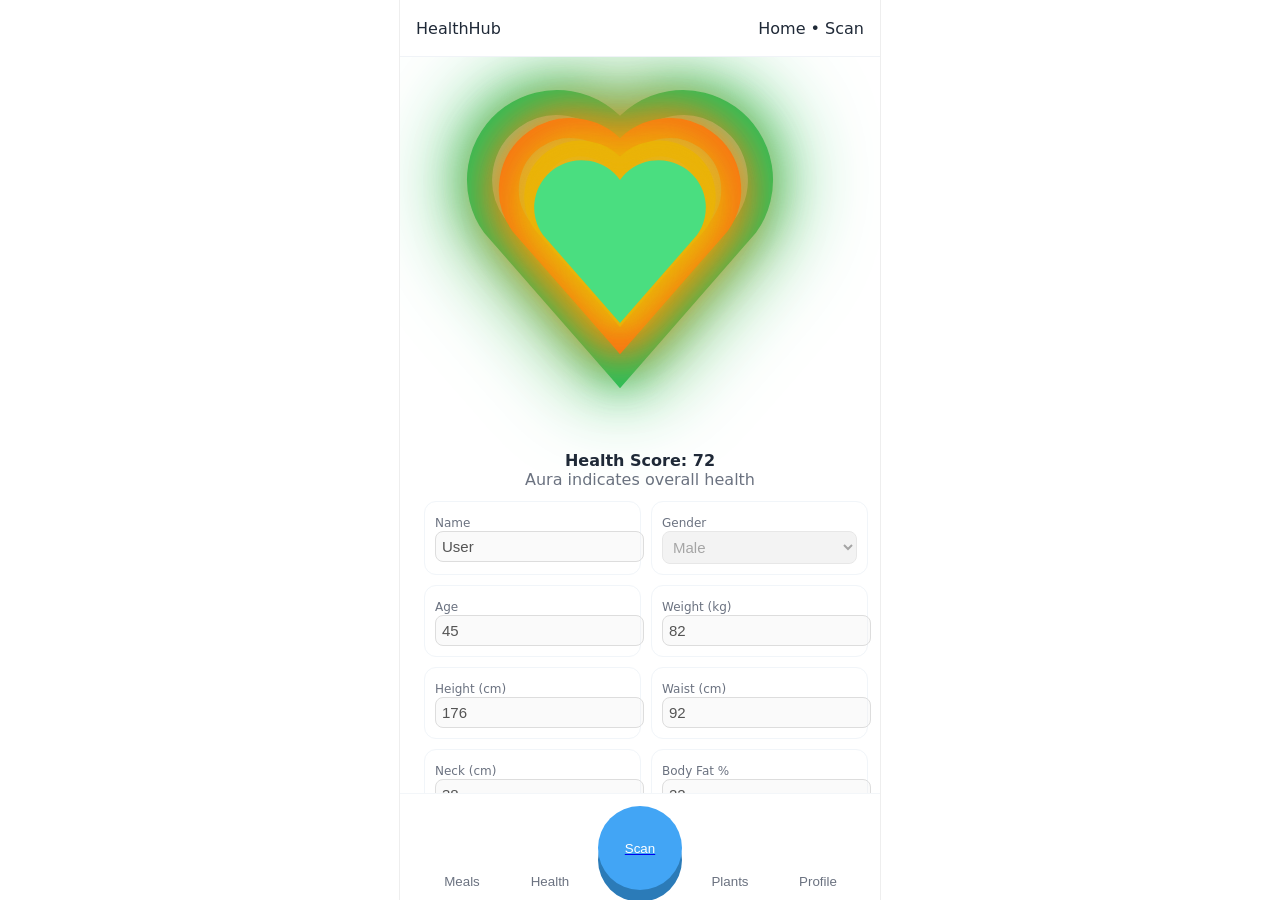
<file: index.html>
<!DOCTYPE html>
<html lang="en">
<head>
<meta charset="utf-8" />
<meta name="viewport" content="width=device-width,initial-scale=1" />
<title>HealthHub — Dashboard</title>

<style>
:root{
  --accent:#42a5f5;
  --accent-dark:#2b7bb8;
  --bg:#ffffff;
  --text:#1f2937;
  --muted:#6b7280;
}

html,body{
  height:100%;margin:0;
  font-family:Inter,system-ui,Segoe UI,Roboto,Arial;
  background:#fff;color:var(--text);
}

.app{
  display:flex;flex-direction:column;
  height:100vh;max-width:480px;margin:0 auto;
  border-left:1px solid #eee;border-right:1px solid #eee;
}

.topbar{
  height:56px;display:flex;align-items:center;
  justify-content:space-between;padding:0 16px;
  border-bottom:1px solid #f0f3f7;background:#fff;
}

.content{flex:1;overflow:auto;padding:18px;}
.tab{display:none;opacity:0;transition:opacity .25s;}
.tab.active{display:block;opacity:1;}

/* ------------------ AURA HEART RINGS ------------------ */
.aura-wrap-new{
  position:relative;
  width:340px;
  height:320px;
  margin:0 auto;
  margin-top:10px;
}

.ring-bp  { transform: scale(0.75); }
.ring-chol{ transform: scale(0.95); }
.ring-food{ transform: scale(1.20); }

.heart-ring{
  position:absolute;
  top:0; left:0;
  width:300px;
  height:280px;
}

.heart-path{
  fill:none;
  stroke-width:14px;
  stroke-linecap:round;
  stroke:#cccccc;
  filter: drop-shadow(0 0 12px currentColor)
          drop-shadow(0 0 24px currentColor);
}

.center-heart{
  position:absolute;
  top:40px; left:40px;
  width:220px; height:220px;
}

.center-heart .heart-fill{
  fill:#4ade80;
  filter: drop-shadow(0 0 10px #4ade80)
          drop-shadow(0 0 20px #4ade80);
  animation:heartPulse 1.8s infinite ease-in-out;
}

@keyframes pulseBP{
  0%{stroke-width:14px;}
  50%{stroke-width:18px;}
  100%{stroke-width:14px;}
}
@keyframes pulseChol{
  0%{stroke-width:14px;}
  50%{stroke-width:17px;}
  100%{stroke-width:14px;}
}
@keyframes pulseFood{
  0%{stroke-width:14px;}
  50%{stroke-width:16px;}
  100%{stroke-width:14px;}
}

.ring-bp   .heart-path{ animation:pulseBP 2s infinite ease-in-out; }
.ring-chol .heart-path{ animation:pulseChol 2.4s infinite ease-in-out; }
.ring-food .heart-path{ animation:pulseFood 3s infinite ease-in-out; }

/* PROFILE FIELDS */
.profile-fields{
  width:100%;padding:12px 6px;
  display:grid;grid-template-columns:repeat(2,1fr);gap:10px;
}

.field{
  background:#fff;border-radius:12px;padding:10px;
  border:1px solid #f1f5f9;
}

.field label{font-size:12px;color:var(--muted);}
.field input,.field select{
  width:100%;padding:6px;border-radius:8px;
  border:1px solid #ddd;font-size:15px;
}

.value{font-weight:700;font-size:16px;}

.btn-3d{
  background:var(--accent);color:#fff;padding:12px 18px;
  border-radius:12px;border:none;font-weight:700;
  box-shadow:0 8px 0 var(--accent-dark);
}

.section-card{
  background:#fff;border-radius:12px;padding:14px;margin-bottom:12px;
  border:1px solid #f1f5f9;
}

/* BMI BADGE */
.bmi-badge {
  display:inline-block;
  padding:6px 12px;
  margin-top:6px;
  border-radius:20px;
  font-weight:700;
  color:white;
  background:#28a745;
}
.bmi-underweight { background:#1e90ff; }
.bmi-healthy { background:#28a745; }
.bmi-overweight { background:#ffc107; color:black; }
.bmi-obese { background:#dc3545; }

/* Bottom navigation */
.bottom-nav{
  height:86px;padding:10px 18px;display:flex;
  align-items:flex-end;justify-content:space-between;
  border-top:1px solid #f3f6f9;
  background:linear-gradient(180deg,rgba(255,255,255,0.9),#fff);
}

.nav-btn{
  flex:1;display:flex;flex-direction:column;
  align-items:center;background:none;border:none;
  color:var(--muted);
}

.nav-btn.active{color:var(--accent);font-weight:700;}

.center-wrap{flex:0 0 92px;display:flex;justify-content:center;margin-top:-28px;}
.scan-btn{
  width:84px;height:84px;border-radius:50%;
  background:var(--accent);color:#fff;border:none;
  display:flex;align-items:center;justify-content:center;
  box-shadow:0 12px 0 var(--accent-dark);
}

.muted{color:var(--muted);}
svg { overflow: visible !important; }
</style>
</head>
<body>
<div class="app">

  <div class="topbar">
    <div class="brand">HealthHub</div>
    <div class="links">Home • Scan</div>
  </div>

  <main class="content">

    <!-- PROFILE TAB -->
    <section id="tab-profile" class="tab active">
      <div class="profile-hero">

        <!-- AURA -->
        <div class="aura-wrap-new">

          <!-- FOOD RING -->
          <svg class="heart-ring ring-food" viewBox="0 0 200 180">
            <path class="heart-path"
              d="M100 170 L30 90 A40 40 0 1 1 100 40 A40 40 0 1 1 170 90 Z"/>
          </svg>

          <!-- CHOLESTEROL RING -->
          <svg class="heart-ring ring-chol" viewBox="0 0 200 180">
            <path class="heart-path"
              d="M100 170 L30 90 A40 40 0 1 1 100 40 A40 40 0 1 1 170 90 Z"/>
          </svg>

          <!-- BLOOD PRESSURE RING -->
          <svg class="heart-ring ring-bp" viewBox="0 0 200 180">
            <path class="heart-path"
              d="M100 170 L30 90 A40 40 0 1 1 100 40 A40 40 0 1 1 170 90 Z"/>
          </svg>

          <!-- CENTER HEART -->
          <svg class="center-heart" viewBox="0 0 200 180">
            <path class="heart-fill"
              d="M100 170 L30 90 A40 40 0 1 1 100 40 A40 40 0 1 1 170 90 Z"/>
          </svg>

        </div>

        <div style="text-align:center;">
          <div id="health-label" style="font-weight:800;font-size:16px;margin-top:28px;position:relative;top:18px;margin-bottom:18px;">
            Health Score: <span id="health-score">72</span>
          </div>
          <div class="muted">Aura indicates overall health</div>
        </div>
      </div>

      <!-- PROFILE FIELDS -->
      <div class="profile-fields">

        <div class="field">
          <label>Name</label>
          <input id="name" type="text" value="User" disabled>
        </div>

        <div class="field">
          <label>Gender</label>
          <select id="gender" disabled onchange="toggleHip()">
            <option value="male" selected>Male</option>
            <option value="female">Female</option>
          </select>
        </div>

        <div class="field">
          <label>Age</label>
          <input id="age" type="number" value="45" disabled>
        </div>

        <div class="field">
          <label>Weight (kg)</label>
          <input id="weight" type="number" value="82" disabled>
        </div>

        <div class="field">
          <label>Height (cm)</label>
          <input id="height" type="number" value="176" disabled>
        </div>

        <div class="field">
          <label>Waist (cm)</label>
          <input id="waist" type="number" value="92" disabled>
        </div>

        <div class="field">
          <label>Neck (cm)</label>
          <input id="neck" type="number" value="38" disabled>
        </div>

        <div class="field" id="hip-field">
          <label>Hip (cm) — women only</label>
          <input id="hip" type="number" value="95" disabled>
        </div>

        <div class="field">
          <label>Body Fat %</label>
          <input id="bodyfat" type="number" value="22" disabled>
        </div>

        <div class="field">
          <button id="calc-fat-btn" class="btn-3d" disabled onclick="autoCalcBodyFat()">
            Calculate automatically
          </button>
        </div>

        <div class="field">
          <label>BMI</label>
          <div id="bmiBadge" class="bmi-badge bmi-healthy">BMI: --</div>
        </div>

        <div class="field">
          <label>Ideal weight</label>
          <div class="value" id="ideal">75 kg</div>
        </div>

      </div>

      <button id="edit-btn" class="btn-3d" onclick="enableEdit()">Edit Profile</button>
      <button id="save-btn" class="btn-3d" onclick="saveProfile()" style="display:none;">Save</button>

    </section>

    <!-- SCAN TAB -->
    <section id="tab-scan" class="tab">
      <div class="section-card">
        <h3>Scan Food</h3>
        <p class="muted">Use the camera to scan food or barcode.</p>
        <div style="margin-top:12px;display:flex;gap:10px;">
          <button class="btn-3d" onclick="openFoodScanner()">Open Camera</button>
          <button class="btn-3d" onclick="onBarcode()">Scan Barcode</button>
        </div>
      </div>

      <div class="section-card">
        <h4>Last scanned</h4>
        <div id="last-scan" style="background:#fff;border-radius:12px;padding:12px;border:1px solid #f1f5f9;">
          <em>No scans yet</em>
        </div>
      </div>
    </section>

    <!-- MEALS TAB -->
    <section id="tab-meals" class="tab">
      <div class="section-card">
        <h3>Today's Meals</h3>
        <div id="meals-list" class="muted">No meals logged</div>
      </div>
      <div class="section-card">
        <h4>Weekly calories</h4>
        <div id="weekly-cal" class="muted">0 kcal</div>
      </div>
    </section>

    <!-- HEALTH TAB -->
    <section id="tab-health" class="tab">
      <div class="section-card">
        <h3>Health Overview</h3>
        <p class="muted">Cholesterol, blood pressure, plant points.</p>
        <div style="margin-top:12px;">
          <div class="muted">Cholesterol: <strong id="chol-status">OK</strong></div>
          <div class="muted">Blood pressure: <strong id="bp-status">120/78</strong></div>
          <div class="muted">Plant points: <strong id="plant-points">+12</strong></div>
        </div>
      </div>
    </section>

    <!-- PLANTS TAB -->
    <section id="tab-plants" class="tab">
      <div class="section-card">
        <h3>Plant Points</h3>
        <p class="muted">Add fruits/veg to gain points.</p>
        <div style="margin-top:12px;display:flex;gap:8px;">
          <button class="btn-3d" onclick="addPlantPoints(5)">Add Fruit +5</button>
          <button class="btn-3d" onclick="addPlantPoints(-4)">Add Junk -4</button>
        </div>
        <div style="margin-top:12px;" class="muted">Daily points: <strong id="daily-points">0</strong></div>
      </div>
    </section>

  </main>

  <!-- BOTTOM NAVIGATION -->
  <nav class="bottom-nav">
    <button class="nav-btn" id="nav-meals" onclick="switchTab('meals')">Meals</button>
    <button class="nav-btn" id="nav-health" onclick="window.location.href='health.html'">Health</button>

    <div class="center-wrap">
     <a href="scan.html">
  <button class="scan-btn" id="nav-scan">Scan</button>
</a>

    </div>

    <button class="nav-btn" id="nav-plants" onclick="switchTab('plants')">Plants</button>
    <button class="nav-btn" id="nav-profile" onclick="switchTab('profile')">Profile</button>
  </nav>

</div>
<script>
/* ---------- HEALTH REACTION ENGINE (initial state) ---------- */
let lastHealth = {
  bpSys: Number(localStorage.getItem("bpSys") || 120),
  bpDia: Number(localStorage.getItem("bpDia") || 80),
  cholTotal: Number(localStorage.getItem("cholTotal") || 5.0),
  foodQuality: (Number(localStorage.getItem("foodScore") || 60) / 100),
  score: 72
};

/* ---------- TABS ---------- */
const tabs = {
  profile: document.getElementById('tab-profile'),
  scan: document.getElementById('tab-scan'),
  meals: document.getElementById('tab-meals'),
  health: document.getElementById('tab-health'),
  plants: document.getElementById('tab-plants')
};
let currentTab = 'profile';

function switchTab(name){
  tabs[currentTab].classList.remove('active');
  tabs[name].classList.add('active');
  currentTab = name;
}

/* ---------- SHOW/HIDE HIP FIELD ---------- */
function toggleHip(){
  const gender = document.getElementById("gender").value;
  document.getElementById("hip-field").style.display =
    (gender === "female") ? "block" : "none";
}

/* ---------- FOOD SCANNER ---------- */
function openFoodScanner() {
  const input = document.createElement("input");
  input.type = "file";
  input.accept = "image/*";
  input.capture = "environment";

  input.onchange = () => {
    if (input.files && input.files[0]) {
      handleFoodImage(input.files[0]);
      switchTab('scan');
    }
  };

  input.click();
}

function handleFoodImage(file) {
  const reader = new FileReader();
  reader.onloadend = () => {
    const base64 = reader.result.split(",")[1];
    analyzeFood(base64);
  };
  reader.readAsDataURL(file);
}

async function analyzeFood(imageBase64) {
  try {
    const res = await fetch("https://food-ai-backend.vercel.app/api/scan-food", {
      method: "POST",
      headers: { "Content-Type": "application/json" },
      body: JSON.stringify({ imageBase64 })
    });

    const data = await res.json();

    document.getElementById("last-scan").innerHTML = `
      <strong>Food:</strong> ${data.name || "Unknown"}<br>
      <strong>Calories:</strong> ${data.calories || "?"}<br>
      <strong>Protein:</strong> ${data.protein || "?"} g<br>
      <strong>Carbs:</strong> ${data.carbs || "?"} g<br>
      <strong>Fat:</strong> ${data.fat || "?"} g<br>
      <strong>Description:</strong> ${data.description || "No description"}
    `;

    onFoodScanned(data);

  } catch (err) {
    document.getElementById("last-scan").innerText = "Scan failed";
  }
}

function centerScanClick(){ openFoodScanner(); }
function onBarcode(){ document.getElementById('last-scan').textContent = 'Barcode scan started...'; }

/* ---------- PLANT POINTS (BASE FUNCTION) ---------- */
let dailyPoints = 0;
function addPlantPoints(n){
  dailyPoints += n;
  document.getElementById('daily-points').textContent = dailyPoints;
}

/* ---------- BODY FAT FORMULA ---------- */
function autoCalcBodyFat() {
  const gender = document.getElementById("gender").value;
  const waist = Number(document.getElementById("waist").value);
  const neck = Number(document.getElementById("neck").value);
  const height = Number(document.getElementById("height").value);
  const hip = Number(document.getElementById("hip").value);

  if (!waist || !neck || !height) {
    alert("Enter waist, neck and height first");
    return;
  }

  let bf;

  if (gender === "male") {
    bf = 495 / (1.0324 - 0.19077 * Math.log10(waist - neck)
                + 0.15456 * Math.log10(height)) - 450;
  } else {
    if (!hip) {
      alert("Enter hip measurement for female calculation");
      return;
    }
    bf = 495 / (1.29579 - 0.35004 * Math.log10(waist + hip - neck)
                + 0.22100 * Math.log10(height)) - 450;
  }

  const clean = Math.max(5, Math.min(60, bf.toFixed(1)));
  document.getElementById("bodyfat").value = clean;

  return clean;
}

/* ---------- HEALTH SCORE ---------- */
function setHealthScore(score){
  score = Math.max(0, Math.min(100, score));
  document.getElementById('health-score').textContent = score;

  lastHealth.score = score;
  updateAura(lastHealth);
}

/* ---------- ENABLE EDIT MODE ---------- */
function enableEdit() {
  document.querySelectorAll("#name, #age, #weight, #height, #waist, #neck, #hip, #bodyfat, #gender")
    .forEach(el => el.disabled = false);

  document.getElementById("calc-fat-btn").disabled = false;

  document.getElementById("edit-btn").style.display = "none";
  document.getElementById("save-btn").style.display = "block";
}

/* ---------- BMI BADGE COLOR LOGIC ---------- */
function updateBMIBadge(bmi) {
  const badge = document.getElementById("bmiBadge");

  badge.classList.remove("bmi-underweight", "bmi-healthy", "bmi-overweight", "bmi-obese");

  if (bmi < 18.5) {
    badge.classList.add("bmi-underweight");
  } else if (bmi < 25) {
    badge.classList.add("bmi-healthy");
  } else if (bmi < 30) {
    badge.classList.add("bmi-overweight");
  } else {
    badge.classList.add("bmi-obese");
  }

  badge.textContent = "BMI: " + bmi;
}
/* ---------- LOAD PROFILE ---------- */
(function loadProfile() {
  const p = JSON.parse(localStorage.getItem("profile"));
  if (!p) return;

  document.getElementById("name").value = p.name;
  document.getElementById("gender").value = p.gender;
  document.getElementById("age").value = p.age;
  document.getElementById("weight").value = p.weight;
  document.getElementById("height").value = p.height;
  document.getElementById("waist").value = p.waist;
  document.getElementById("neck").value = p.neck;
  document.getElementById("hip").value = p.hip;
  document.getElementById("bodyfat").value = p.bodyfat;

  const bmi = (p.weight / ((p.height/100)**2)).toFixed(1);
  updateBMIBadge(bmi);

  const ideal = (22 * ((p.height/100)**2)).toFixed(1);
  document.getElementById("ideal").textContent = ideal + " kg";

  const score = Math.max(
    20,
    100
    - Math.abs(bmi - 22) * 2
    - Math.abs(p.bodyfat - 18) * 1.2
  );

  setHealthScore(score);

  document.querySelector(".brand").textContent = p.name + "'s Dashboard";

  toggleHip();
})();

/* ---------- INIT ---------- */
(function init(){
  updateAuraFromData();
  switchTab('profile');
  toggleHip();
})();

/* ---------- AUDIO ENGINE ---------- */
let audioEnabled = JSON.parse(localStorage.getItem("audioEnabled") || "true");

function updateAudioButton() {
  const btn = document.getElementById("audio-toggle");
  if (!btn) return;
  btn.textContent = audioEnabled ? "🔊" : "🔇";
  btn.classList.toggle("muted", !audioEnabled);
}

document.addEventListener("DOMContentLoaded", () => {
  const btn = document.getElementById("audio-toggle");
  if (btn) {
    btn.onclick = () => {
      audioEnabled = !audioEnabled;
      localStorage.setItem("audioEnabled", JSON.stringify(audioEnabled));
      updateAudioButton();
    };
    updateAudioButton();
  }
});

function speak(text) {
  if (!audioEnabled) return;

  const msg = new SpeechSynthesisUtterance(text);
  msg.lang = "en-US";
  msg.rate = 0.95;
  msg.pitch = 1.0;
  msg.volume = 1;

  const voices = speechSynthesis.getVoices();
  const english = voices.find(v => v.lang.startsWith("en"));
  if (english) msg.voice = english;

  speechSynthesis.cancel();
  speechSynthesis.speak(msg);
}

/* ---------- AURA ENGINE ---------- */
function updateAura(state) {
  const bpPath   = document.querySelector(".ring-bp .heart-path");
  const cholPath = document.querySelector(".ring-chol .heart-path");
  const foodPath = document.querySelector(".ring-food .heart-path");
  const heart = document.querySelector(".center-heart path");

  if (!bpPath || !cholPath || !foodPath || !heart) return;

  const bpSys = state.bpSys;
  const bpDia = state.bpDia;
  const cholTotal = state.cholTotal;
  const foodScore = (state.foodQuality || 0.6) * 100;
  const score = state.score;

  let bpColor = "#22c55e";
  if (bpSys >= 160 || bpDia >= 100)      bpColor = "#ef4444";
  else if (bpSys >= 140 || bpDia >= 90)  bpColor = "#f97316";
  else if (bpSys >= 120 || bpDia >= 80)  bpColor = "#eab308";

  let cholColor = "#22c55e";
  if (cholTotal > 6.2)       cholColor = "#ef4444";
  else if (cholTotal >= 5.0) cholColor = "#f97316";
  else if (cholTotal >= 3.0) cholColor = "#eab308";

  let foodColor = "#22c55e";
  if (foodScore <= 2)        foodColor = "#ef4444";
  else if (foodScore <= 4)   foodColor = "#f97316";
  else if (foodScore <= 7)   foodColor = "#eab308";

  let heartColor = "#22c55e";
  if (score < 40)       heartColor = "#ef4444";
  else if (score < 60)  heartColor = "#f97316";
  else if (score < 80)  heartColor = "#eab308";

  bpPath.style.stroke   = bpColor;
  cholPath.style.stroke = cholColor;
  foodPath.style.stroke = foodColor;

  bpPath.style.filter   = `drop-shadow(0 0 12px ${bpColor}) drop-shadow(0 0 24px ${bpColor})`;
  cholPath.style.filter = `drop-shadow(0 0 12px ${cholColor}) drop-shadow(0 0 24px ${cholColor})`;
  foodPath.style.filter = `drop-shadow(0 0 12px ${foodColor}) drop-shadow(0 0 24px ${foodColor})`;

  heart.setAttribute("fill", heartColor);
  heart.style.filter = `drop-shadow(0 0 10px ${heartColor}) drop-shadow(0 0 20px ${heartColor})`;
}

/* ---------- HEALTH CHANGE REACTIONS ---------- */
function updateHealth(bpSys, bpDia, cholTotal, foodQuality, score) {
  const newHealth = { bpSys, bpDia, cholTotal, foodQuality, score };

  updateAura(newHealth);

  if (newHealth.bpSys > lastHealth.bpSys + 10) {
    speak("Your blood pressure is rising. Let's keep an eye on salt and stress today.");
  }
  if (newHealth.cholTotal > lastHealth.cholTotal + 0.5) {
    speak("Your cholesterol is slightly higher. Try adding more fiber and vegetables.");
  }
  if (newHealth.foodQuality > lastHealth.foodQuality + 0.1) {
    speak("Great choice! Your food quality is improving.");
  }
  if (newHealth.score > lastHealth.score + 5) {
    speak("Your overall health score is improving. Well done.");
  }
  if (newHealth.score < lastHealth.score - 5) {
    speak("Your health score dropped a bit. No worries, we can improve this together.");
  }

  lastHealth = newHealth;
}

/* ---------- FOOD SCAN REACTION ---------- */
function onFoodScanned(data) {
  if (!data || !data.name) {
    speak("I couldn't recognize this food. Try again.");
    return;
  }

  if (data.calories < 200) {
    speak("This food looks healthy and supports your goals.");
  } else {
    speak("This food is a bit heavy. Try to balance it with lighter meals.");
  }
}

/* ---------- PLANT POINTS REACTION ---------- */
const oldAddPlantPoints = addPlantPoints;
addPlantPoints = function(n) {
  oldAddPlantPoints(n);

  if (n > 0) speak("Nice! Plant points added. Great choice.");
  if (n < 0) speak("Careful. This food reduces your plant score.");

  const foodScore = Math.max(0, Math.min(100, (lastHealth.foodQuality || 0.6) * 100 + n));
  lastHealth.foodQuality = foodScore / 100;

  localStorage.setItem("foodScore", foodScore);

  updateAura(lastHealth);
};

/* ---------- AURA WRAPPER ---------- */
function updateAuraFromData() {
  const bpSys = Number(localStorage.getItem("bpSys") || 120);
  const bpDia = Number(localStorage.getItem("bpDia") || 80);
  const cholTotal = Number(localStorage.getItem("cholTotal") || 5.0);
  const foodScore = Number(localStorage.getItem("foodScore") || 60);
  const score = Number(document.getElementById("health-score").textContent || 72);

  const state = {
    bpSys,
    bpDia,
    cholTotal,
    foodQuality: foodScore / 100,
    score
  };

  lastHealth = state;
  updateAura(state);
}

/* ---------- AUTO REFRESH AURA ---------- */
document.addEventListener("DOMContentLoaded", () => {
  updateAuraFromData();
});

window.addEventListener("focus", () => {
  updateAuraFromData();
});
</script>

</body>
</html>
</file>
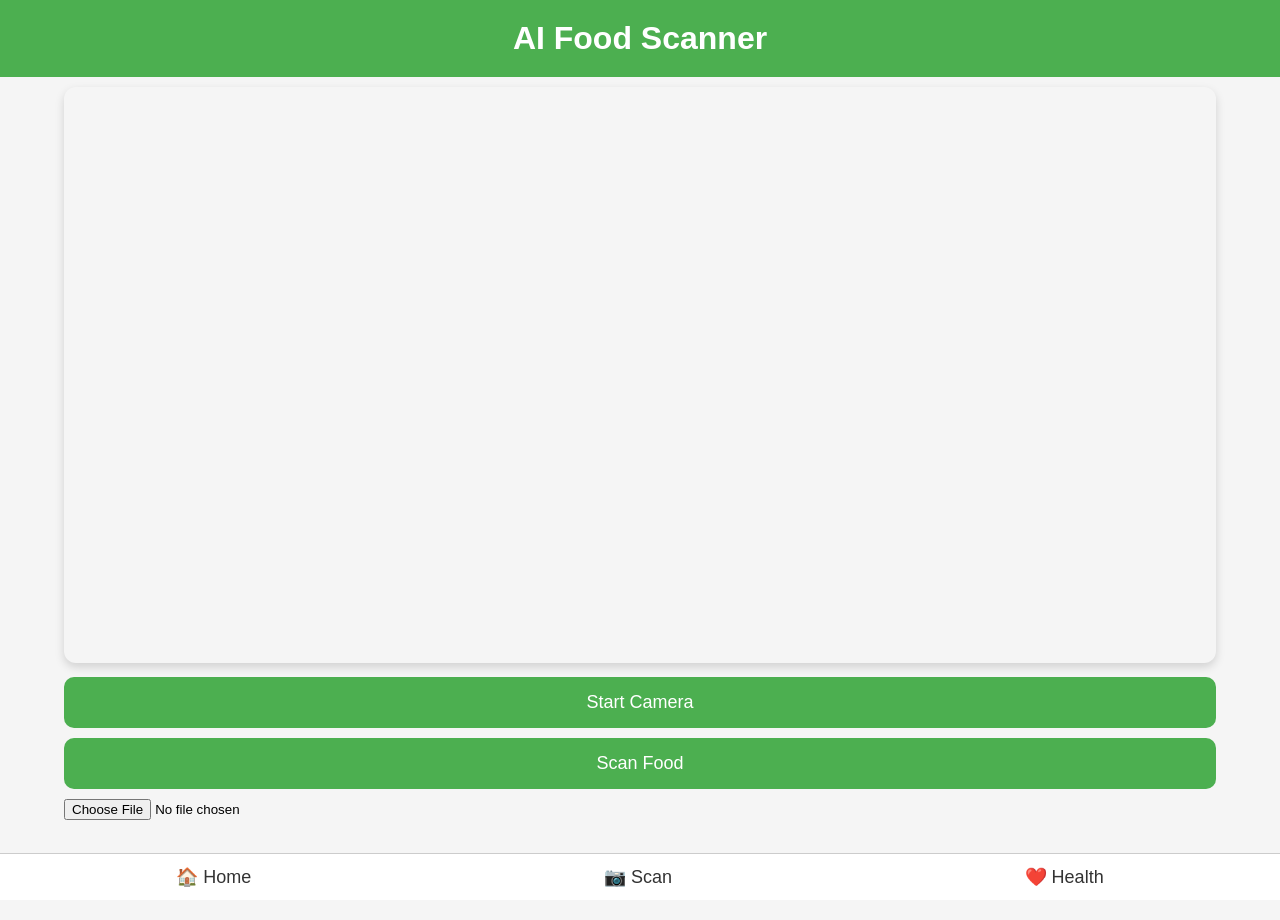
<file: scan.html>
<!DOCTYPE html>
<html lang="en">
<head>
    <meta charset="UTF-8">
    <meta name="viewport" content="width=device-width, initial-scale=1.0">
    <title>AI Food Scanner</title>

    <link rel="stylesheet" href="scan.css">

    <style>
        body {
            background: #f5f5f5;
            font-family: Arial, sans-serif;
            margin: 0;
            padding: 0;
        }

        h1 {
            text-align: center;
            padding: 20px;
            margin: 0;
            background: #4CAF50;
            color: white;
        }

        .container {
            width: 90%;
            margin: auto;
            padding-bottom: 100px;
        }

        video, img {
            width: 100%;
            border-radius: 12px;
            margin-top: 10px;
        }

        button {
            width: 100%;
            padding: 15px;
            margin-top: 10px;
            border: none;
            border-radius: 10px;
            background: #4CAF50;
            color: white;
            font-size: 18px;
            cursor: pointer;
        }

        button:active {
            background: #3e8e41;
        }

        .hidden {
            display: none;
        }

        .card {
            background: white;
            padding: 15px;
            border-radius: 12px;
            margin-top: 15px;
            box-shadow: 0 4px 10px rgba(0,0,0,0.1);
        }

        #loading {
            text-align: center;
            font-size: 20px;
            padding: 10px;
            color: #333;
        }

        /* Bottom Menu */
        .bottom-menu {
            position: fixed;
            bottom: 0;
            left: 0;
            width: 100%;
            background: white;
            display: flex;
            justify-content: space-around;
            padding: 12px 0;
            border-top: 1px solid #ccc;
        }

        .bottom-menu a {
            text-decoration: none;
            color: #333;
            font-size: 18px;
        }
    </style>
</head>

<body>

    <h1>AI Food Scanner</h1>

    <div class="container">

        <!-- CAMERA -->
        <video id="camera" autoplay playsinline></video>

        <button id="startCamera">Start Camera</button>
        <button id="capture">Scan Food</button>

        <input type="file" id="upload" accept="image/*">

        <div id="loading" class="hidden">⏳ Analyzing...</div>

        <!-- RESULT IMAGE -->
        <img id="resultImage" class="hidden" />

        <!-- NUTRITION CARD -->
        <div id="nutritionCard" class="card hidden">
            <h2>Nutrition</h2>
            <div id="nutritionContent"></div>
        </div>

        <!-- VERDICT CARD -->
        <div id="verdictCard" class="card hidden">
            <h2>Health Verdict</h2>
            <div id="verdictContent"></div>
        </div>

        <!-- ALTERNATIVE CARD -->
        <div id="alternativeCard" class="card hidden">
            <h2>Better Alternative</h2>
            <div id="alternativeContent"></div>
        </div>

        <!-- TRACKING CARD -->
        <div id="trackingCard" class="card hidden">
            <h2>Weekly Tracking</h2>
            <div id="trackingContent"></div>
        </div>

        <!-- DOCTOR SUMMARY -->
        <div id="doctorCard" class="card hidden">
            <h2>AI Doctor Summary</h2>
            <div id="doctorText"></div>
        </div>

    </div>

    <!-- BOTTOM MENU -->
    <div class="bottom-menu">
        <a href="index.html">🏠 Home</a>
        <a href="scan.html">📷 Scan</a>
        <a href="health.html">❤️ Health</a>
    </div>

    <script src="scan.js"></script>

</body>
</html>
</file>
<file: scan.css>
/* ===============================
   GENERAL PAGE STYLING
=============================== */

body {
    background: #f5f5f5;
    font-family: Arial, sans-serif;
    margin: 0;
    padding: 0;
}

h1 {
    text-align: center;
    padding: 20px;
    margin: 0;
    background: #4CAF50;
    color: white;
}

.container {
    width: 90%;
    margin: auto;
    padding-bottom: 100px;
}

/* ===============================
   CAMERA + IMAGE
=============================== */

video, img {
    width: 100%;
    border-radius: 12px;
    margin-top: 10px;
    box-shadow: 0 4px 10px rgba(0,0,0,0.15);
}

/* ===============================
   BUTTONS
=============================== */

button {
    width: 100%;
    padding: 15px;
    margin-top: 10px;
    border: none;
    border-radius: 10px;
    background: #4CAF50;
    color: white;
    font-size: 18px;
    cursor: pointer;
    transition: 0.2s;
}

button:active {
    background: #3e8e41;
    transform: scale(0.98);
}

/* ===============================
   FILE UPLOAD
=============================== */

#upload {
    width: 100%;
    margin-top: 10px;
}

/* ===============================
   LOADING TEXT
=============================== */

#loading {
    text-align: center;
    font-size: 20px;
    padding: 10px;
    color: #333;
}

/* ===============================
   CARDS
=============================== */

.card {
    background: white;
    padding: 15px;
    border-radius: 12px;
    margin-top: 15px;
    box-shadow: 0 4px 10px rgba(0,0,0,0.1);
}

.hidden {
    display: none;
}

/* ===============================
   BOTTOM MENU
=============================== */

.bottom-menu {
    position: fixed;
    bottom: 0;
    left: 0;
    width: 100%;
    background: white;
    display: flex;
    justify-content: space-around;
    padding: 12px 0;
    border-top: 1px solid #ccc;
}

.bottom-menu a {
    text-decoration: none;
    color: #333;
    font-size: 18px;
}
</file>
